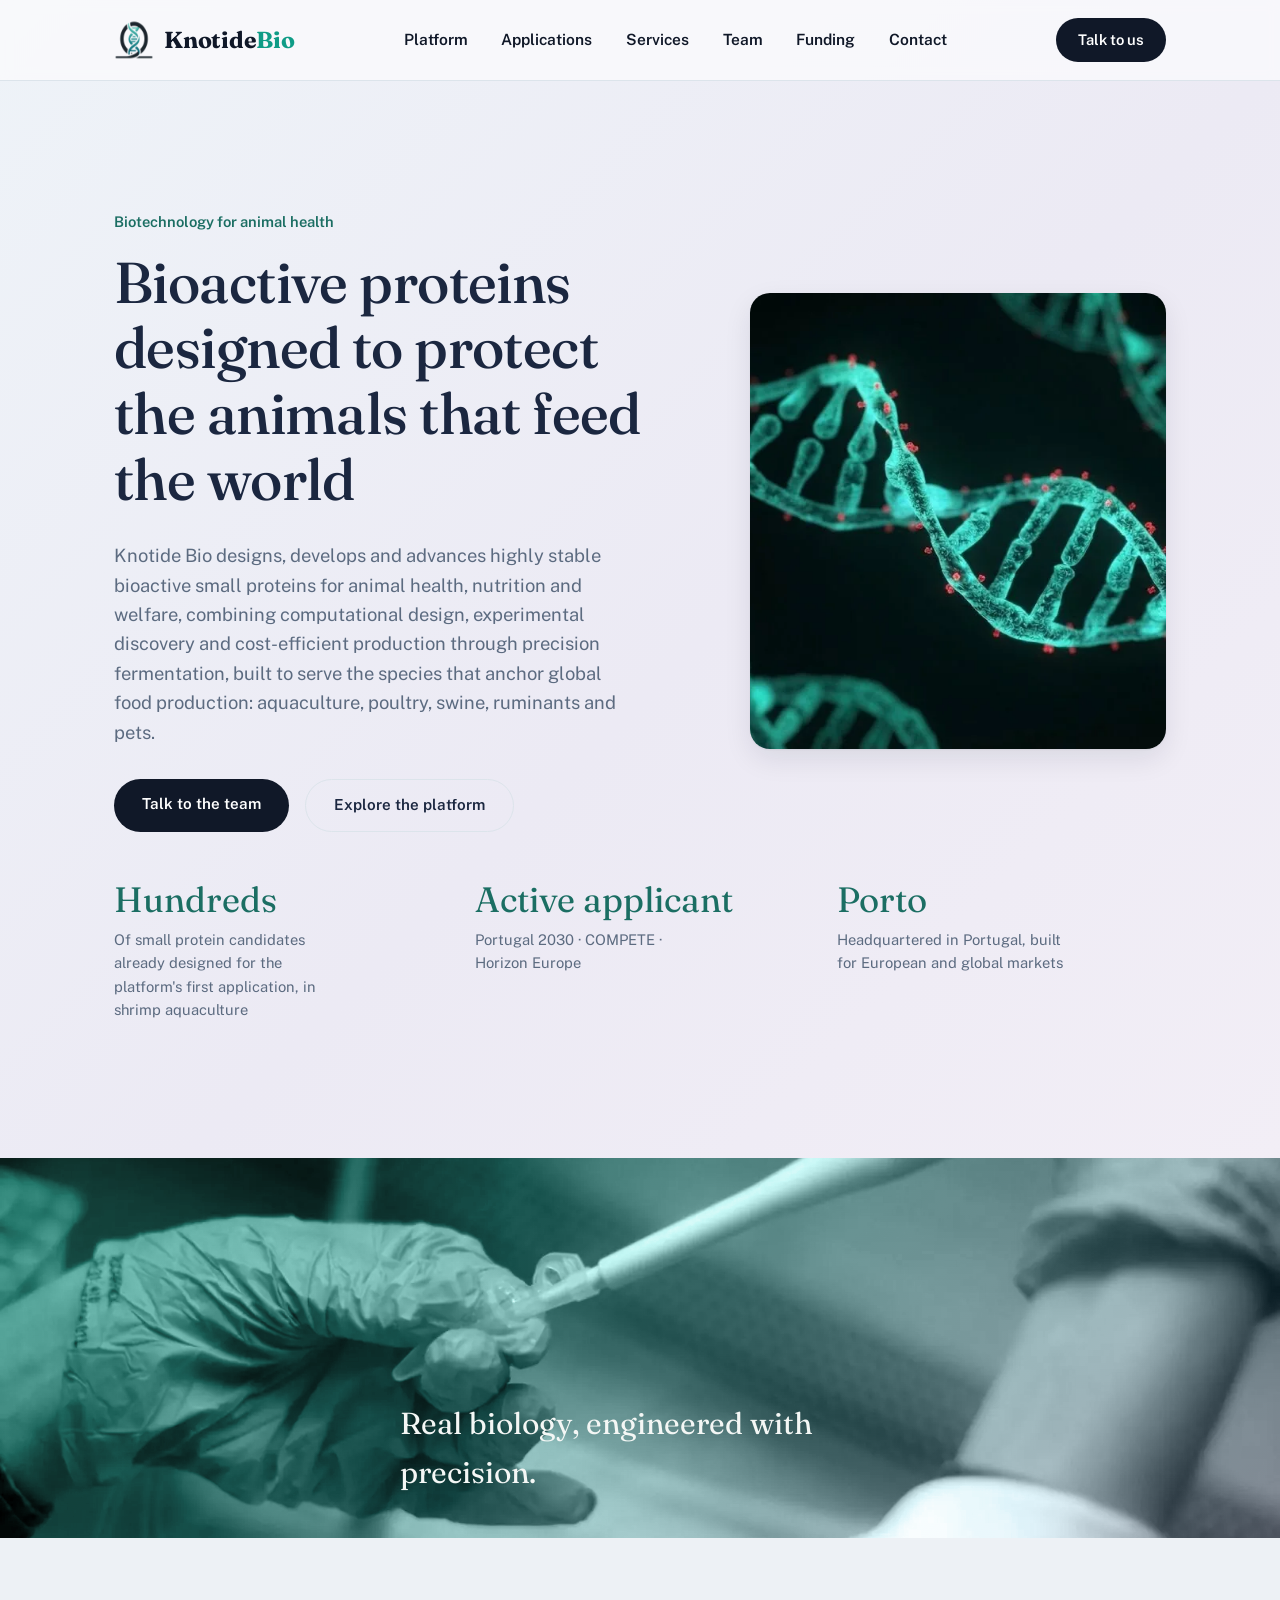
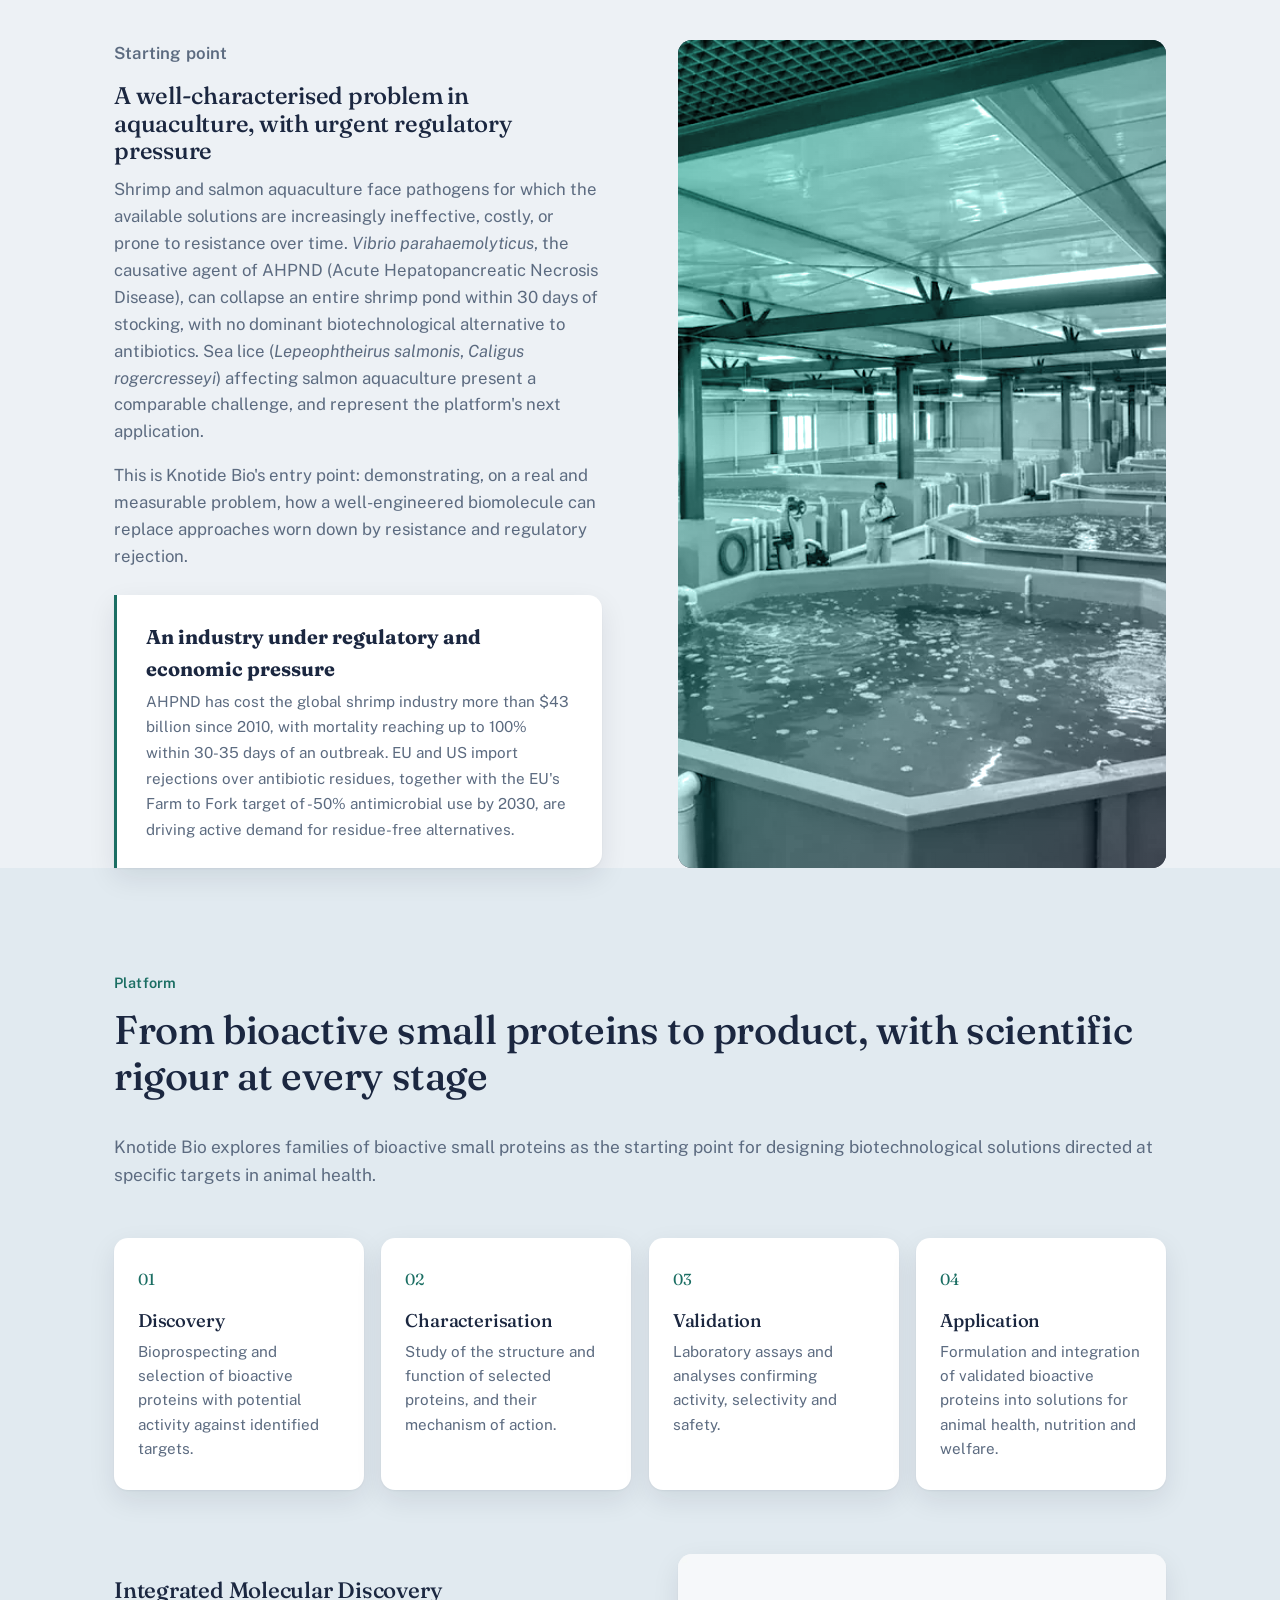
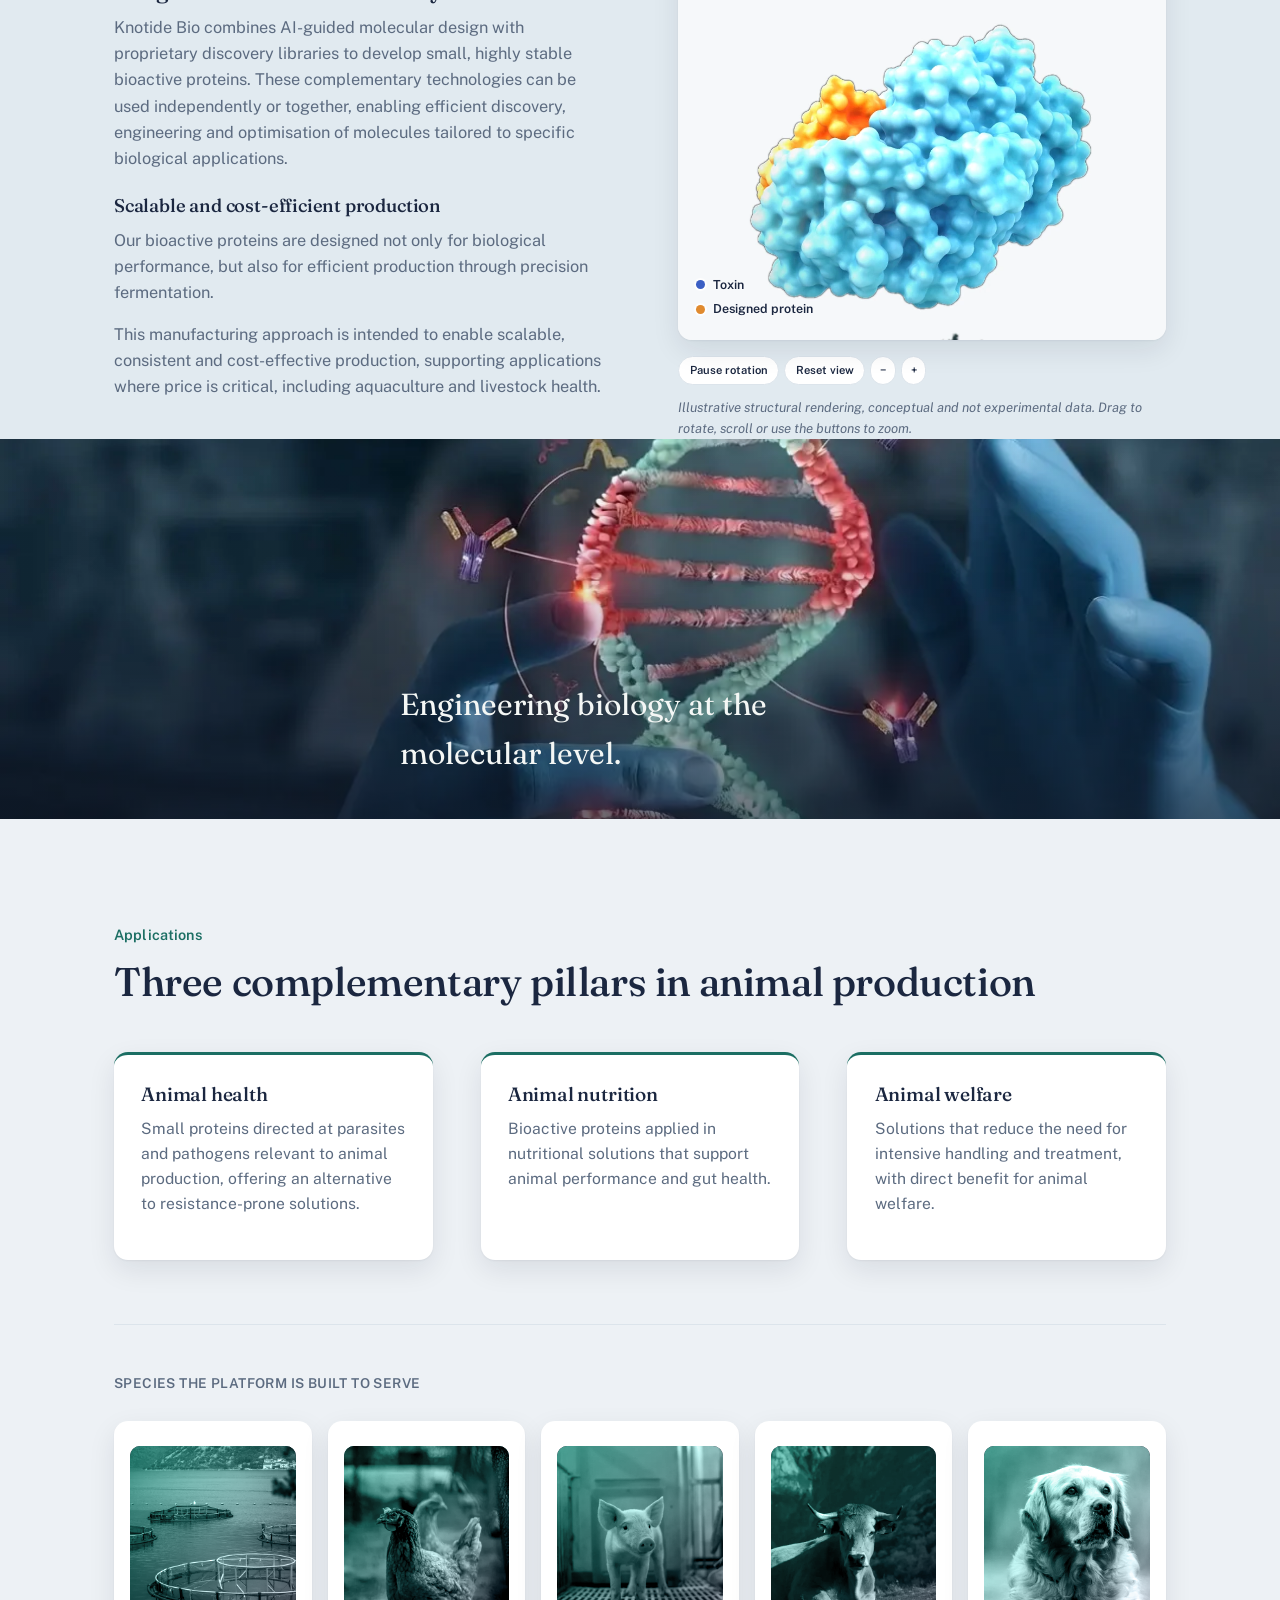
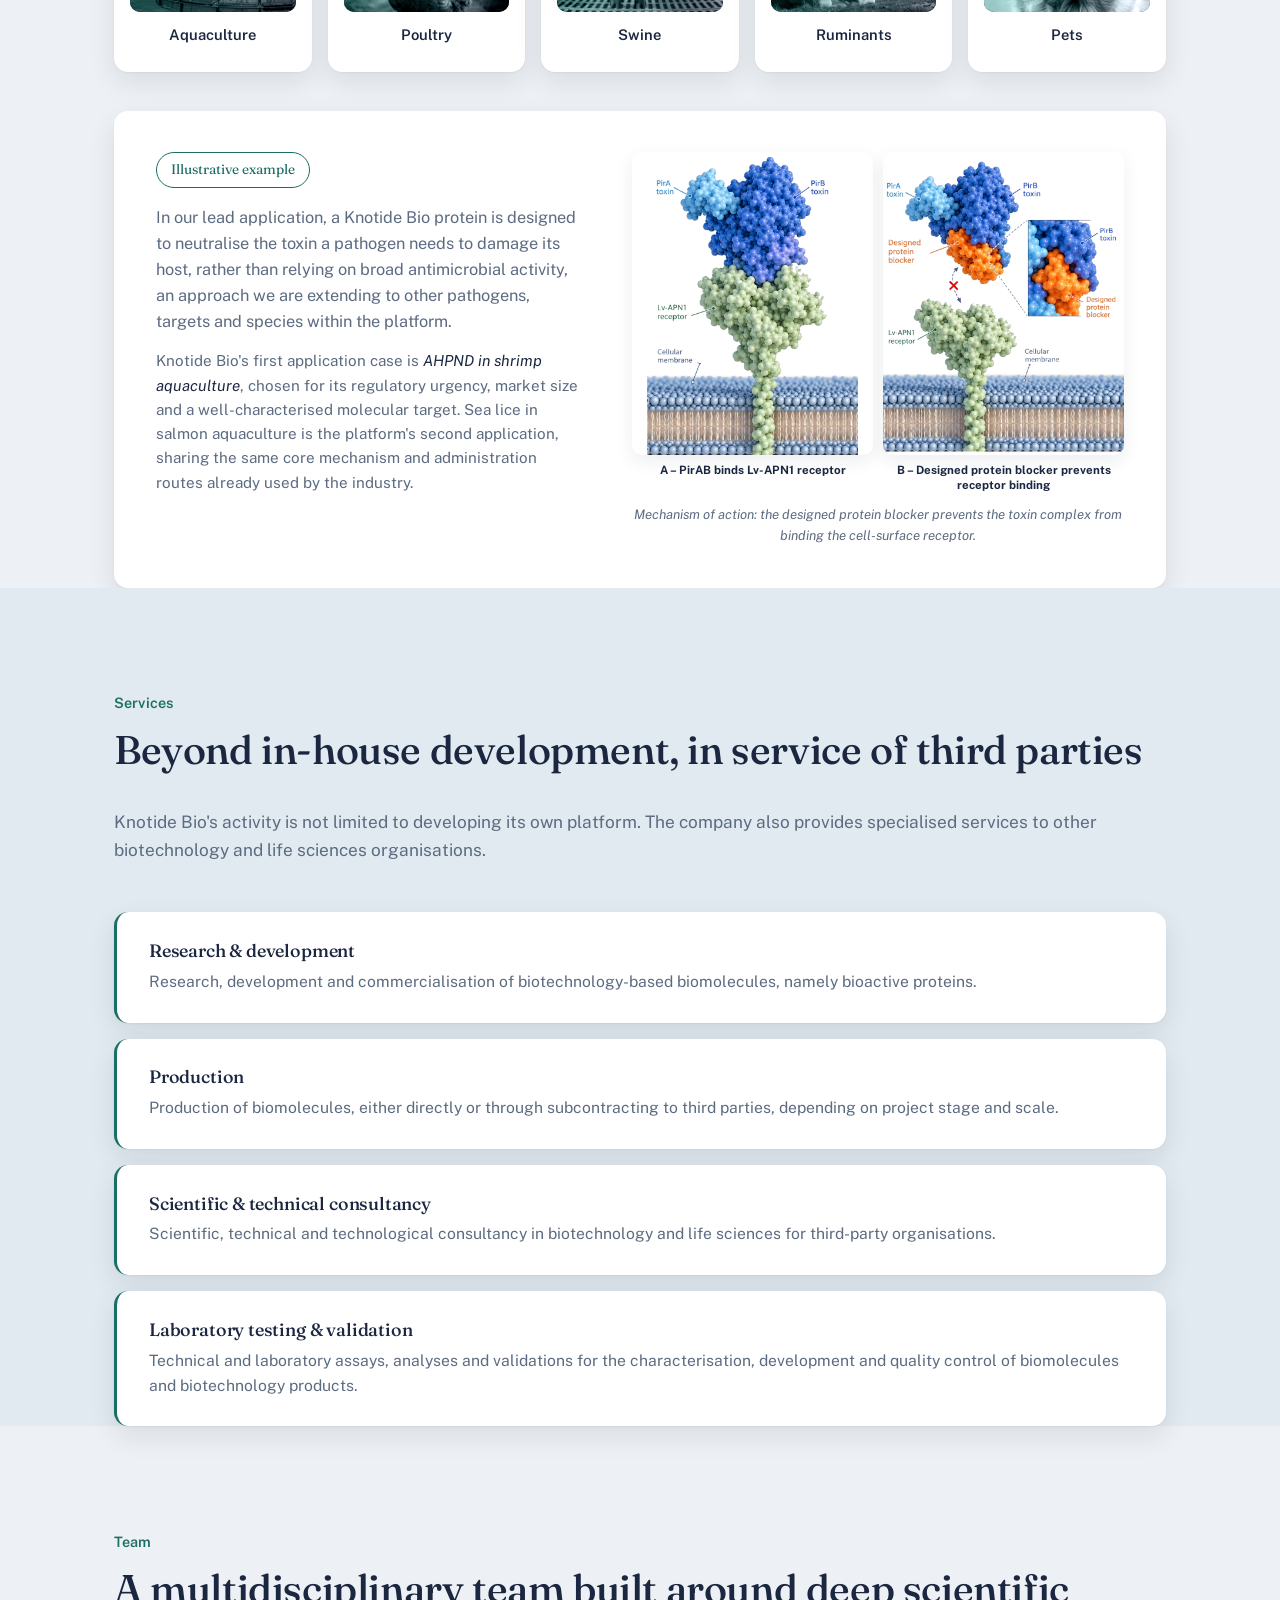
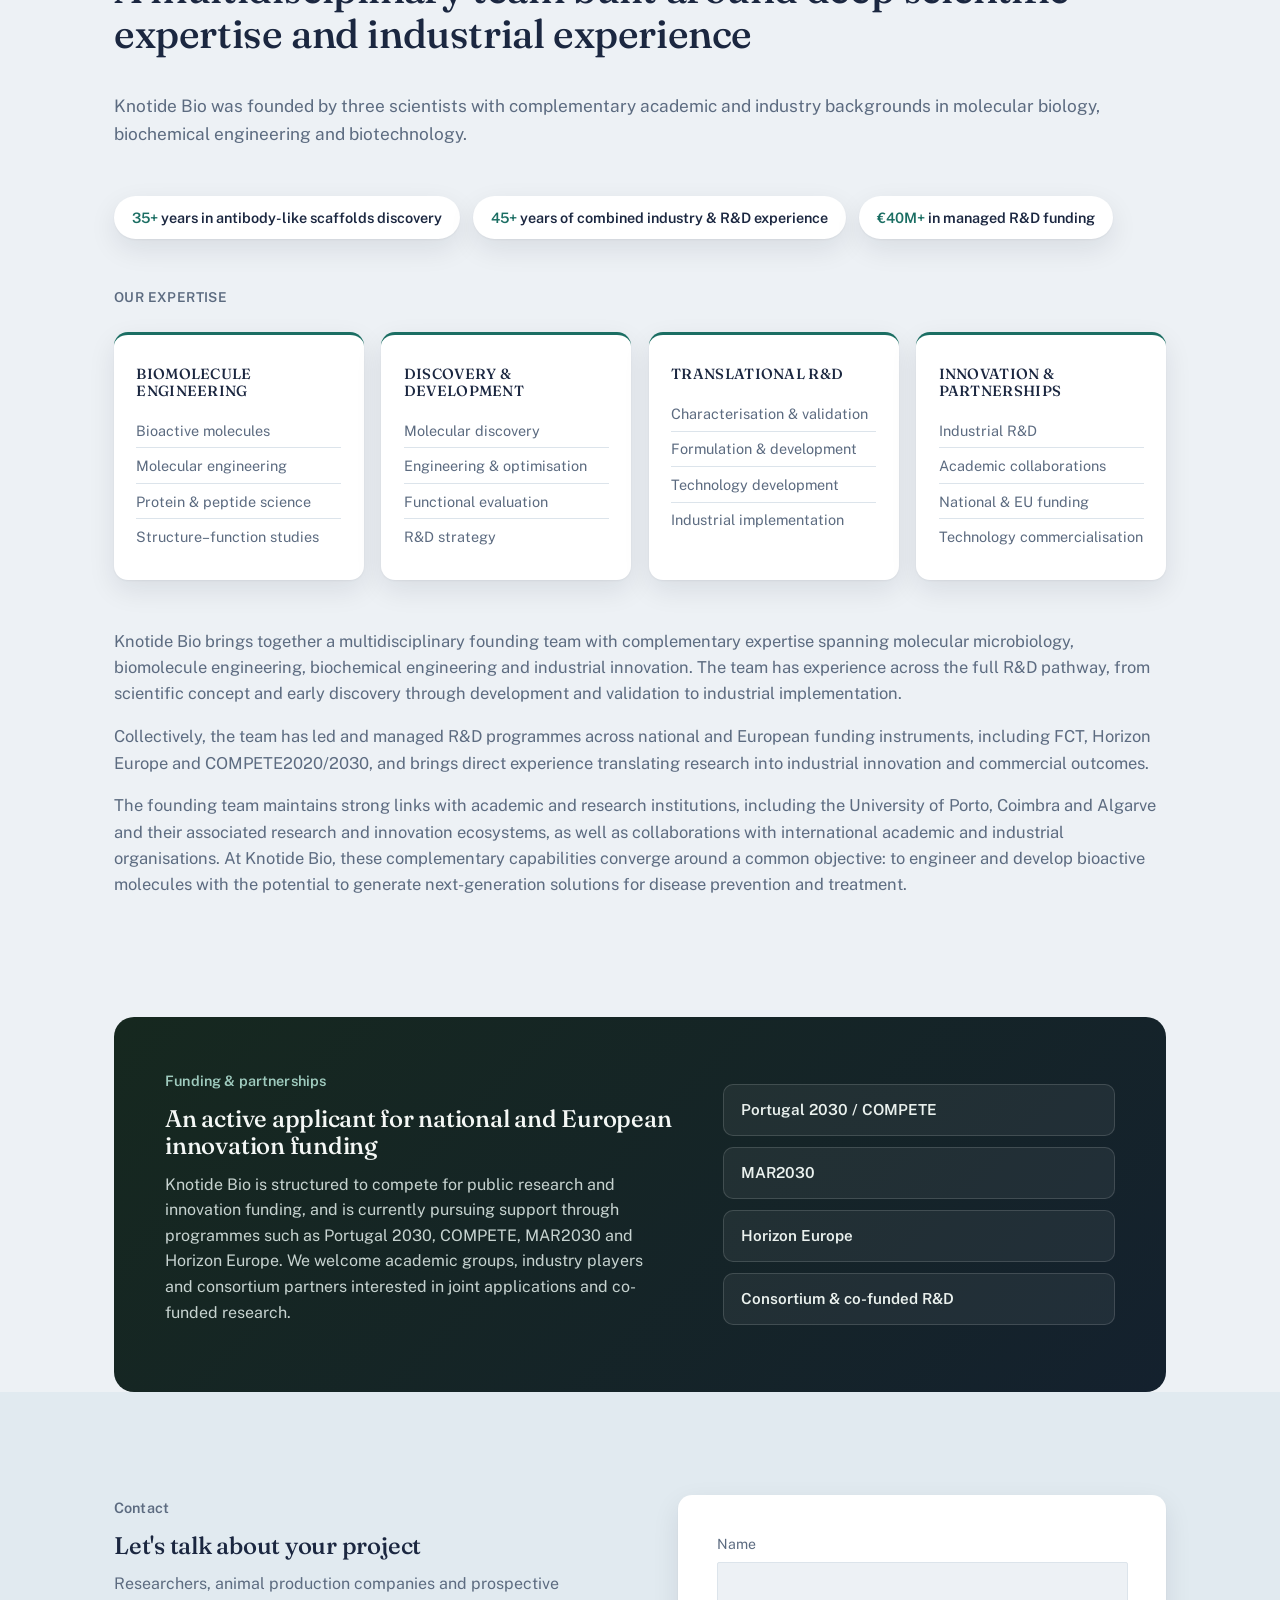
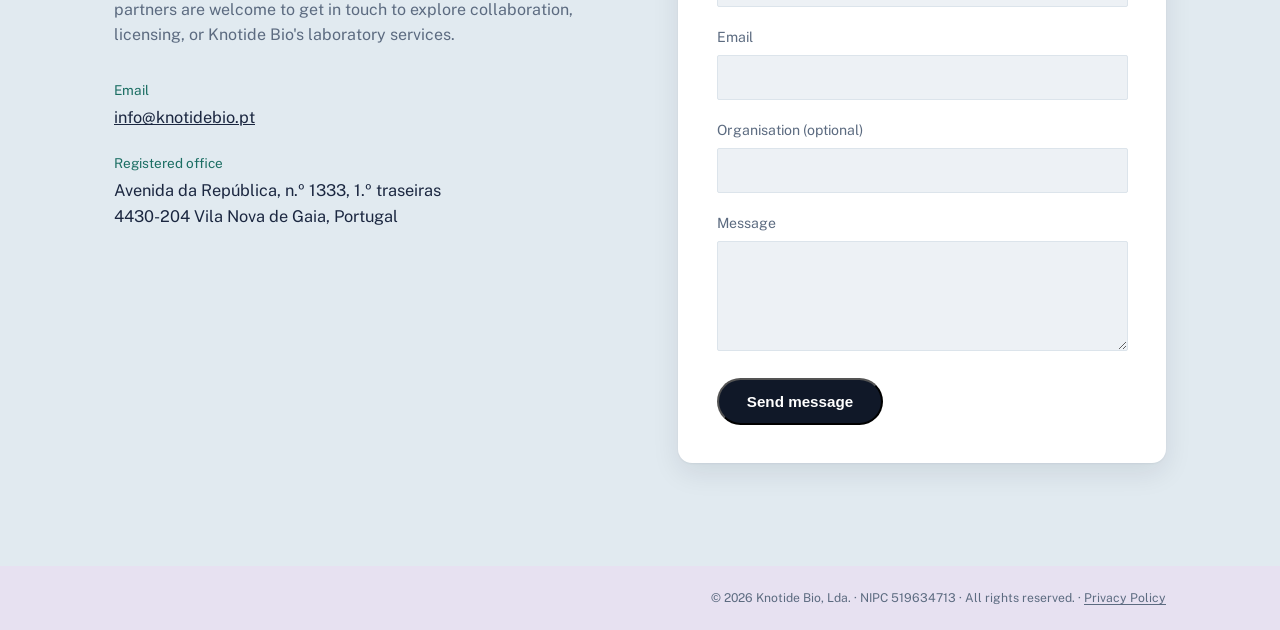
<file: index.html>
<!DOCTYPE html>
<html lang="en">
<head>
<meta charset="UTF-8">
<meta name="viewport" content="width=device-width, initial-scale=1.0">
<title>Knotide Bio | Bioactive small proteins for animal health, nutrition and welfare</title>
<meta name="description" content="Knotide Bio designs and develops biotechnology-based bioactive small proteins for animal health, nutrition and welfare, across aquaculture, poultry, swine, ruminants and pets.">
<meta property="og:title" content="Knotide Bio | Bioactive small proteins for animal health">
<meta property="og:description" content="Bioactive small proteins engineered for animal health, nutrition and welfare, across aquaculture, poultry, swine, ruminants and pets.">
<meta property="og:type" content="website">
<meta property="og:image" content="https://www.knotidebio.pt/images/og-image.jpg">
<meta property="og:image:width" content="1200">
<meta property="og:image:height" content="630">
<meta property="og:url" content="https://www.knotidebio.pt/">
<meta name="twitter:card" content="summary_large_image">
<meta name="twitter:title" content="Knotide Bio | Bioactive small proteins for animal health">
<meta name="twitter:description" content="Bioactive small proteins engineered for animal health, nutrition and welfare, across aquaculture, poultry, swine, ruminants and pets.">
<meta name="twitter:image" content="https://www.knotidebio.pt/images/og-image.jpg">
<link rel="preconnect" href="https://fonts.googleapis.com">
<link rel="preconnect" href="https://fonts.gstatic.com" crossorigin>
<link href="https://fonts.googleapis.com/css2?family=Fraunces:opsz,wght@9..144,400;9..144,500;9..144,600&family=Public+Sans:wght@400;500;600;700&display=swap" rel="stylesheet">
<link rel="stylesheet" href="styles.css">
<link rel="icon" type="image/png" href="images/favicon.png">
<script defer src="https://static.cloudflareinsights.com/beacon.min.js" data-cf-beacon='{"token": "755b970d1c4c4298afe8ad20d472bd40"}'></script>
<meta name="google-site-verification" content="BYgy9ZrANAp_Kh2d020pt5xaGlkCJ3UhWBXc5ziewjw" />
</head>
<body>
<div class="side-deco side-deco-left" aria-hidden="true"></div>
<div class="side-deco side-deco-right" aria-hidden="true"></div>

<header>
  <nav class="nav">
    <a href="#" class="logo">
      <img class="logo-icon" src="images/logo-mark.webp" alt="" aria-hidden="true">
      <span class="logo-word">Knotide<span class="logo-accent">Bio</span></span>
    </a>
    <ul class="nav-links" id="navLinks">
      <li><a href="#platform">Platform</a></li>
      <li><a href="#applications">Applications</a></li>
      <li><a href="#services">Services</a></li>
      <li><a href="#team">Team</a></li>
      <li><a href="#funding">Funding</a></li>
      <li><a href="#contact">Contact</a></li>
    </ul>
    <a href="#contact" class="nav-cta">Talk to us</a>
    <button class="nav-toggle" id="navToggle" aria-expanded="false" aria-controls="navLinks">Menu</button>
  </nav>
</header>

<main>

  <!-- HERO -->
  <section class="hero">
    <div class="container">
      <div class="hero-copy">
        <p class="hero-eyebrow">Biotechnology for animal health</p>
        <h1>Bioactive proteins designed to protect the animals that feed the world</h1>
        <p class="hero-sub">Knotide Bio designs, develops and advances highly stable bioactive small proteins for animal health, nutrition and welfare, combining computational design, experimental discovery and cost-efficient production through precision fermentation, built to serve the species that anchor global food production: aquaculture, poultry, swine, ruminants and pets.</p>
        <div class="hero-ctas">
          <a href="#contact" class="btn btn-primary">Talk to the team</a>
          <a href="#platform" class="btn btn-ghost">Explore the platform</a>
        </div>
      </div>
      <div class="hero-art" aria-hidden="true">
        <img src="images/hero-art.webp" alt="">
      </div>
    </div>

    <div class="stats">
      <div class="container">
        <div>
          <div class="stat-num">Hundreds</div>
          <div class="stat-label">Of small protein candidates already designed for the platform's first application, in shrimp aquaculture</div>
        </div>
        <div>
          <div class="stat-num">Active applicant</div>
          <div class="stat-label">Portugal 2030 &middot; COMPETE &middot; Horizon Europe</div>
        </div>
        <div>
          <div class="stat-num">Porto</div>
          <div class="stat-label">Headquartered in Portugal, built for European and global markets</div>
        </div>
      </div>
    </div>
  </section>

  <!-- PHOTO BAND -->
  <section class="photo-band">
    <div class="photo-duotone">
      <img src="images/researcher-handling-a-sample-in-the-laboratory.webp" alt="Researcher handling a sample in the laboratory" loading="lazy">
    </div>
    <div class="photo-band-caption">
      <div class="container">
        <p>Real biology, engineered with precision.</p>
      </div>
    </div>
  </section>

  <!-- CHALLENGE -->
  <section class="desafio">
    <div class="container desafio-grid">
      <div>
        <p class="section-label">Starting point</p>
        <h2>A well-characterised problem in aquaculture, with urgent regulatory pressure</h2>
        <p>Shrimp and salmon aquaculture face pathogens for which the available solutions are increasingly ineffective, costly, or prone to resistance over time. <em>Vibrio parahaemolyticus</em>, the causative agent of AHPND (Acute Hepatopancreatic Necrosis Disease), can collapse an entire shrimp pond within 30 days of stocking, with no dominant biotechnological alternative to antibiotics. Sea lice (<em>Lepeophtheirus salmonis</em>, <em>Caligus rogercresseyi</em>) affecting salmon aquaculture present a comparable challenge, and represent the platform's next application.</p>
        <p>This is Knotide Bio's entry point: demonstrating, on a real and measurable problem, how a well-engineered biomolecule can replace approaches worn down by resistance and regulatory rejection.</p>
        <div class="callout">
          <strong>An industry under regulatory and economic pressure</strong>
          <span>AHPND has cost the global shrimp industry more than $43 billion since 2010, with mortality reaching up to 100% within 30-35 days of an outbreak. EU and US import rejections over antibiotic residues, together with the EU's Farm to Fork target of -50% antimicrobial use by 2030, are driving active demand for residue-free alternatives.</span>
        </div>
      </div>
      <div class="desafio-photo photo-duotone">
        <img src="images/indoor-shrimp-aquaculture-facility.webp" alt="Indoor shrimp aquaculture facility" loading="lazy">
      </div>
    </div>
  </section>

  <!-- PLATFORM -->
  <section id="platform" class="on-ink">
    <div class="container">
      <div class="section-head">
        <p class="section-label">Platform</p>
        <h2>From bioactive small proteins to product, with scientific rigour at every stage</h2>
        <p class="section-head-desc">Knotide Bio explores families of bioactive small proteins as the starting point for designing biotechnological solutions directed at specific targets in animal health.</p>
      </div>
    </div>
    <div class="container">
      <ol class="pipeline">
        <li>
          <div class="num">01</div>
          <h3>Discovery</h3>
          <p>Bioprospecting and selection of bioactive proteins with potential activity against identified targets.</p>
        </li>
        <li>
          <div class="num">02</div>
          <h3>Characterisation</h3>
          <p>Study of the structure and function of selected proteins, and their mechanism of action.</p>
        </li>
        <li>
          <div class="num">03</div>
          <h3>Validation</h3>
          <p>Laboratory assays and analyses confirming activity, selectivity and safety.</p>
        </li>
        <li>
          <div class="num">04</div>
          <h3>Application</h3>
          <p>Formulation and integration of validated bioactive proteins into solutions for animal health, nutrition and welfare.</p>
        </li>
      </ol>

      <div class="design-split">
        <div class="design-copy">
          <h3>Integrated Molecular Discovery</h3>
          <p>Knotide Bio combines AI-guided molecular design with proprietary discovery libraries to develop small, highly stable bioactive proteins. These complementary technologies can be used independently or together, enabling efficient discovery, engineering and optimisation of molecules tailored to specific biological applications.</p>
          <h4>Scalable and cost-efficient production</h4>
          <p>Our bioactive proteins are designed not only for biological performance, but also for efficient production through precision fermentation.</p>
          <p>This manufacturing approach is intended to enable scalable, consistent and cost-effective production, supporting applications where price is critical, including aquaculture and livestock health.</p>
        </div>
        <div class="design-visual">
          <div class="molecule-frame">
            <canvas id="molecule-canvas" aria-label="Interactive rotating 3D model of a designed protein bound to a specific site on a toxin complex" role="img"></canvas>
            <div class="molecule-legend">
              <span><i class="dot dot-toxin"></i>Toxin</span>
              <span><i class="dot dot-peptide"></i>Designed protein</span>
            </div>
          </div>
          <div class="molecule-controls">
            <button type="button" id="molRotateToggle" class="mol-btn" aria-pressed="true">Pause rotation</button>
            <button type="button" id="molReset" class="mol-btn">Reset view</button>
            <button type="button" id="molZoomOut" class="mol-btn mol-btn-icon" aria-label="Zoom out">&minus;</button>
            <button type="button" id="molZoomIn" class="mol-btn mol-btn-icon" aria-label="Zoom in">+</button>
          </div>
          <p class="molecule-caption">Illustrative structural rendering, conceptual and not experimental data. Drag to rotate, scroll or use the buttons to zoom.</p>
        </div>
      </div>
    </div>
  </section>

  <!-- PHOTO BAND: DNA -->
  <section class="photo-band photo-band-light">
    <img src="images/molecular-research-antibody-and-dna-engineering.webp" alt="Molecular research: antibody and DNA engineering" loading="lazy">
    <div class="band-scrim"></div>
    <div class="photo-band-caption">
      <div class="container">
        <p>Engineering biology at the molecular level.</p>
      </div>
    </div>
  </section>

  <!-- APPLICATIONS -->
  <section id="applications">
    <div class="container">
      <div class="section-head">
        <p class="section-label">Applications</p>
        <h2>Three complementary pillars in animal production</h2>
      </div>
      <div class="pilares">
        <div class="pilar">
          <h3>Animal health</h3>
          <p>Small proteins directed at parasites and pathogens relevant to animal production, offering an alternative to resistance-prone solutions.</p>
        </div>
        <div class="pilar">
          <h3>Animal nutrition</h3>
          <p>Bioactive proteins applied in nutritional solutions that support animal performance and gut health.</p>
        </div>
        <div class="pilar">
          <h3>Animal welfare</h3>
          <p>Solutions that reduce the need for intensive handling and treatment, with direct benefit for animal welfare.</p>
        </div>
      </div>

      <div class="species-band">
        <p class="species-label">Species the platform is built to serve</p>
        <div class="species-grid">
          <div class="species-item">
            <div class="species-photo photo-duotone"><img src="images/aquaculture-sea-cages.webp" alt="Aquaculture sea cages" loading="lazy"></div>
            <span>Aquaculture</span>
          </div>
          <div class="species-item">
            <div class="species-photo photo-duotone"><img src="images/poultry-on-a-farm.webp" alt="Poultry on a farm" loading="lazy"></div>
            <span>Poultry</span>
          </div>
          <div class="species-item">
            <div class="species-photo photo-duotone"><img src="images/piglet-on-a-farm.webp" alt="Piglet on a farm" loading="lazy"></div>
            <span>Swine</span>
          </div>
          <div class="species-item">
            <div class="species-photo photo-duotone"><img src="images/cattle-on-pasture.webp" alt="Cattle on pasture" loading="lazy"></div>
            <span>Ruminants</span>
          </div>
          <div class="species-item">
            <div class="species-photo photo-duotone"><img src="images/dog-a-companion-animal.webp" alt="Dog, a companion animal" loading="lazy"></div>
            <span>Pets</span>
          </div>
        </div>
      </div>

      <div class="example-panel">
        <div class="example-copy">
          <span class="foco-tag">Illustrative example</span>
          <p>In our lead application, a Knotide Bio protein is designed to neutralise the toxin a pathogen needs to damage its host, rather than relying on broad antimicrobial activity, an approach we are extending to other pathogens, targets and species within the platform.</p>
          <p class="example-note">Knotide Bio's first application case is <em>AHPND in shrimp aquaculture</em>, chosen for its regulatory urgency, market size and a well-characterised molecular target. Sea lice in salmon aquaculture is the platform's second application, sharing the same core mechanism and administration routes already used by the industry.</p>
        </div>
        <div class="example-figures">
          <div class="example-figures-row">
            <figure class="example-figure-col">
              <img src="images/mechanism-panel-a.webp" alt="Diagram A: the PirA/PirB toxin complex binding the Lv-APN1 receptor at the cell membrane.">
              <figcaption class="example-figure-letter">A &ndash; PirAB binds Lv-APN1 receptor</figcaption>
            </figure>
            <figure class="example-figure-col">
              <img src="images/mechanism-panel-b.webp" alt="Diagram B: the designed protein blocker occupying the PirB binding site, preventing the toxin complex from reaching the Lv-APN1 receptor, with a close-up inset of the blocking interaction.">
              <figcaption class="example-figure-letter">B &ndash; Designed protein blocker prevents receptor binding</figcaption>
            </figure>
          </div>
          <p class="example-figcaption">Mechanism of action: the designed protein blocker prevents the toxin complex from binding the cell-surface receptor.</p>
        </div>
      </div>
    </div>
  </section>

  <!-- SERVICES -->
  <section id="services" class="on-ink">
    <div class="container">
      <div class="section-head">
        <p class="section-label">Services</p>
        <h2>Beyond in-house development, in service of third parties</h2>
        <p class="section-head-desc">Knotide Bio's activity is not limited to developing its own platform. The company also provides specialised services to other biotechnology and life sciences organisations.</p>
      </div>
      <ul class="servicos-lista">
        <li>
          <h3>Research &amp; development</h3>
          <p>Research, development and commercialisation of biotechnology-based biomolecules, namely bioactive proteins.</p>
        </li>
        <li>
          <h3>Production</h3>
          <p>Production of biomolecules, either directly or through subcontracting to third parties, depending on project stage and scale.</p>
        </li>
        <li>
          <h3>Scientific &amp; technical consultancy</h3>
          <p>Scientific, technical and technological consultancy in biotechnology and life sciences for third-party organisations.</p>
        </li>
        <li>
          <h3>Laboratory testing &amp; validation</h3>
          <p>Technical and laboratory assays, analyses and validations for the characterisation, development and quality control of biomolecules and biotechnology products.</p>
        </li>
      </ul>
    </div>
  </section>

  <!-- TEAM -->
  <section id="team">
    <div class="container">
      <div class="section-head">
        <p class="section-label">Team</p>
        <h2>A multidisciplinary team built around deep scientific expertise and industrial experience</h2>
        <p class="section-head-desc">Knotide Bio was founded by three scientists with complementary academic and industry backgrounds in molecular biology, biochemical engineering and biotechnology.</p>
      </div>

      <div class="team-stats">
        <div class="team-stat"><span>35+</span> years in antibody-like scaffolds discovery</div>
        <div class="team-stat"><span>45+</span> years of combined industry &amp; R&amp;D experience</div>
        <div class="team-stat"><span>€40M+</span> in managed R&amp;D funding</div>
      </div>

      <div class="expertise-block">
        <p class="expertise-label">Our expertise</p>
        <div class="expertise-grid">
          <div class="expertise-item">
            <h3>Biomolecule engineering</h3>
            <ul>
              <li>Bioactive molecules</li>
              <li>Molecular engineering</li>
              <li>Protein &amp; peptide science</li>
              <li>Structure&ndash;function studies</li>
            </ul>
          </div>
          <div class="expertise-item">
            <h3>Discovery &amp; development</h3>
            <ul>
              <li>Molecular discovery</li>
              <li>Engineering &amp; optimisation</li>
              <li>Functional evaluation</li>
              <li>R&amp;D strategy</li>
            </ul>
          </div>
          <div class="expertise-item">
            <h3>Translational R&amp;D</h3>
            <ul>
              <li>Characterisation &amp; validation</li>
              <li>Formulation &amp; development</li>
              <li>Technology development</li>
              <li>Industrial implementation</li>
            </ul>
          </div>
          <div class="expertise-item">
            <h3>Innovation &amp; partnerships</h3>
            <ul>
              <li>Industrial R&amp;D</li>
              <li>Academic collaborations</li>
              <li>National &amp; EU funding</li>
              <li>Technology commercialisation</li>
            </ul>
          </div>
        </div>
      </div>

      <div class="team-copy">
        <p>Knotide Bio brings together a multidisciplinary founding team with complementary expertise spanning molecular microbiology, biomolecule engineering, biochemical engineering and industrial innovation. The team has experience across the full R&amp;D pathway, from scientific concept and early discovery through development and validation to industrial implementation.</p>
        <p>Collectively, the team has led and managed R&amp;D programmes across national and European funding instruments, including FCT, Horizon Europe and COMPETE2020/2030, and brings direct experience translating research into industrial innovation and commercial outcomes.</p>
        <p>The founding team maintains strong links with academic and research institutions, including the University of Porto, Coimbra and Algarve and their associated research and innovation ecosystems, as well as collaborations with international academic and industrial organisations. At Knotide Bio, these complementary capabilities converge around a common objective: to engineer and develop bioactive molecules with the potential to generate next-generation solutions for disease prevention and treatment.</p>
      </div>
    </div>
  </section>

  <!-- FUNDING & PARTNERSHIPS -->
  <section id="funding">
    <div class="container">
      <div class="funding-panel">
        <div class="funding-copy">
          <p class="section-label">Funding &amp; partnerships</p>
          <h2>An active applicant for national and European innovation funding</h2>
          <p>Knotide Bio is structured to compete for public research and innovation funding, and is currently pursuing support through programmes such as Portugal 2030, COMPETE, MAR2030 and Horizon Europe. We welcome academic groups, industry players and consortium partners interested in joint applications and co-funded research.</p>
        </div>
        <ul class="funding-list">
          <li>Portugal 2030 / COMPETE</li>
          <li>MAR2030</li>
          <li>Horizon Europe</li>
          <li>Consortium &amp; co-funded R&amp;D</li>
        </ul>
      </div>
    </div>
  </section>

  <!-- CONTACT -->
  <section id="contact" class="on-ink">
    <div class="container">
      <div class="contacto-info">
        <p class="section-label">Contact</p>
        <h2>Let's talk about your project</h2>
        <p>Researchers, animal production companies and prospective partners are welcome to get in touch to explore collaboration, licensing, or Knotide Bio's laboratory services.</p>
        <dl class="contacto-detail">
          <dt>Email</dt>
          <dd><a href="mailto:info@knotidebio.pt">info@knotidebio.pt</a></dd>
          <dt>Registered office</dt>
          <dd>Avenida da República, n.º 1333, 1.º traseiras<br>4430-204 Vila Nova de Gaia, Portugal</dd>
        </dl>
      </div>
      <div>
        <form id="contactForm" class="contact-form" action="https://formspree.io/f/mwlpokjq" method="POST">
          <div class="form-field">
            <label for="nome">Name</label>
            <input type="text" id="nome" name="name" required>
          </div>
          <div class="form-field">
            <label for="email">Email</label>
            <input type="email" id="email" name="email" required>
          </div>
          <div class="form-field">
            <label for="organizacao">Organisation (optional)</label>
            <input type="text" id="organizacao" name="organisation">
          </div>
          <div class="form-field">
            <label for="mensagem">Message</label>
            <textarea id="mensagem" name="message" required></textarea>
          </div>
          <button type="submit" class="btn btn-primary">Send message</button>
        </form>
      </div>
    </div>
  </section>

</main>

<footer>
  <div class="container">
    <span class="footer-copy">© <span id="year"></span> Knotide Bio, Lda. · NIPC 519634713 · All rights reserved. · <a href="privacy.html" class="footer-link">Privacy Policy</a></span>
  </div>
</footer>

<script src="molecule-viewer.js"></script>
<script src="script.js"></script>
</body>
</html>
</file>
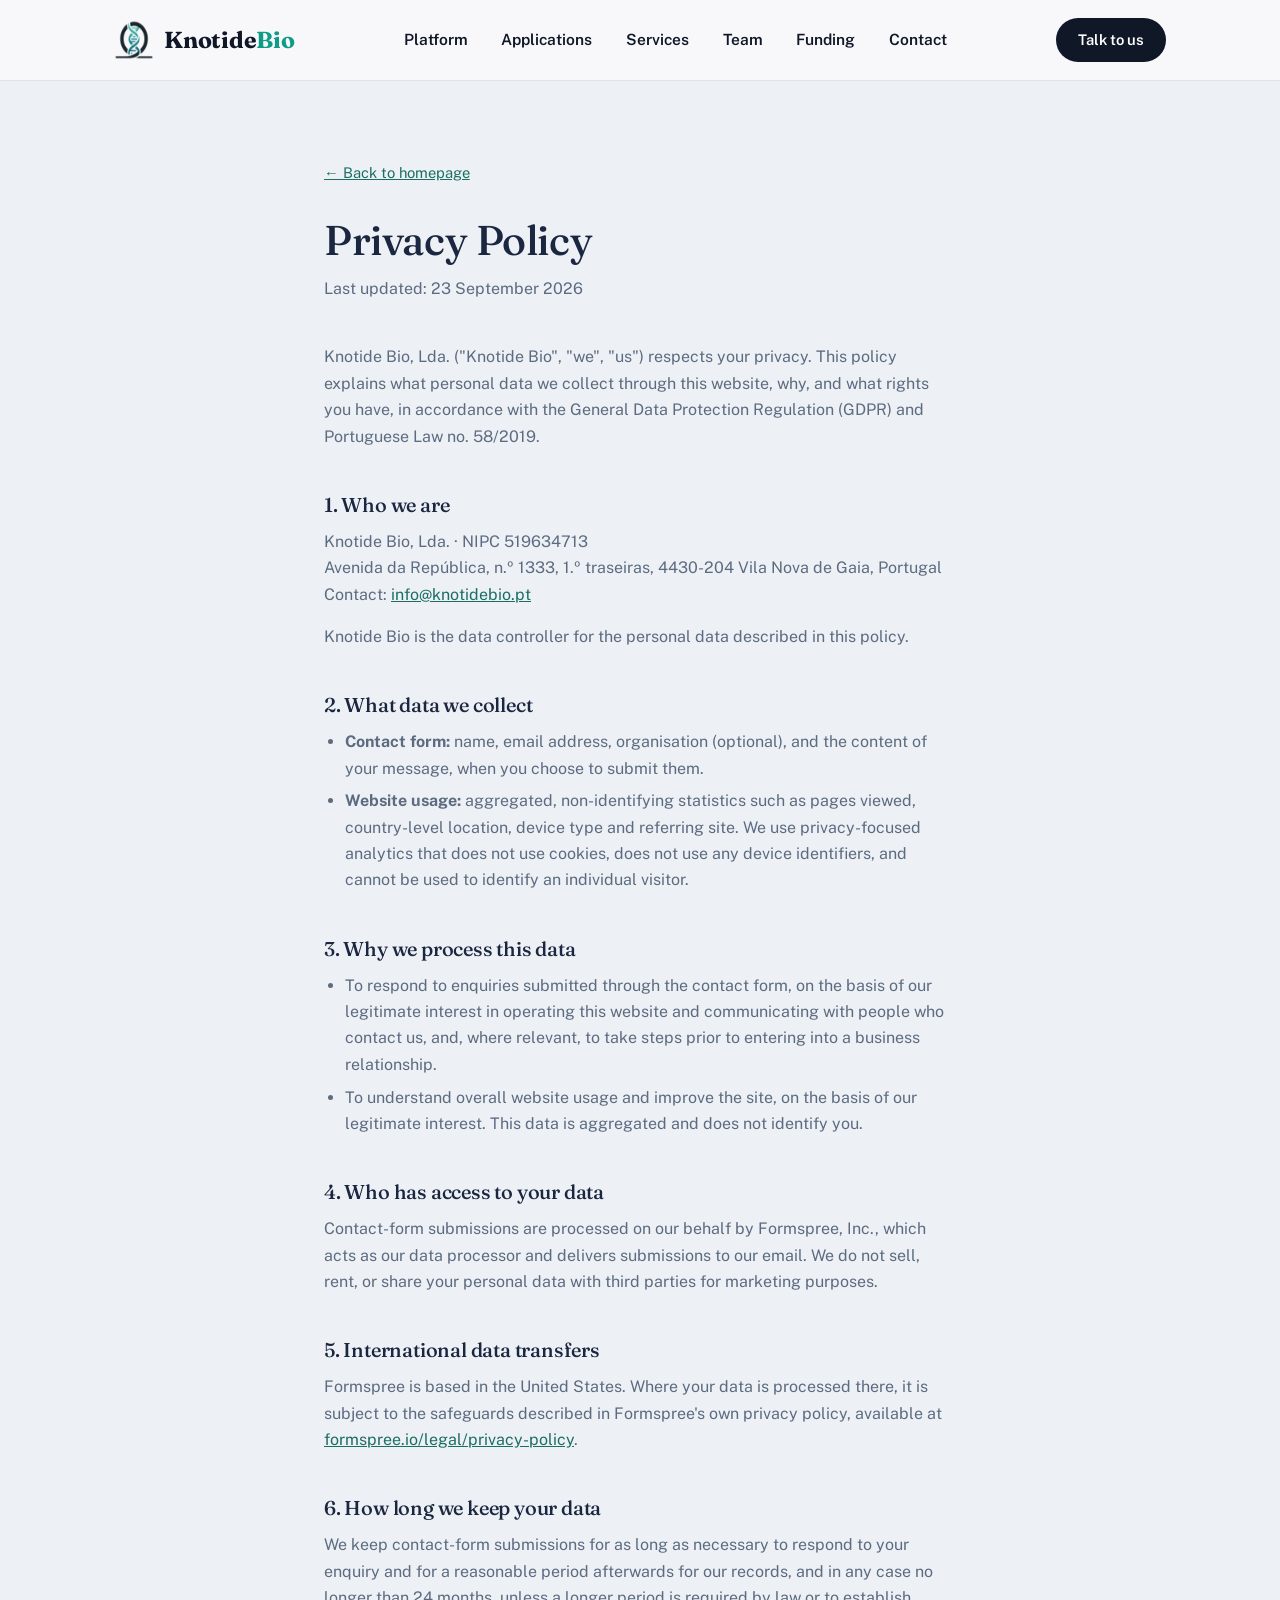
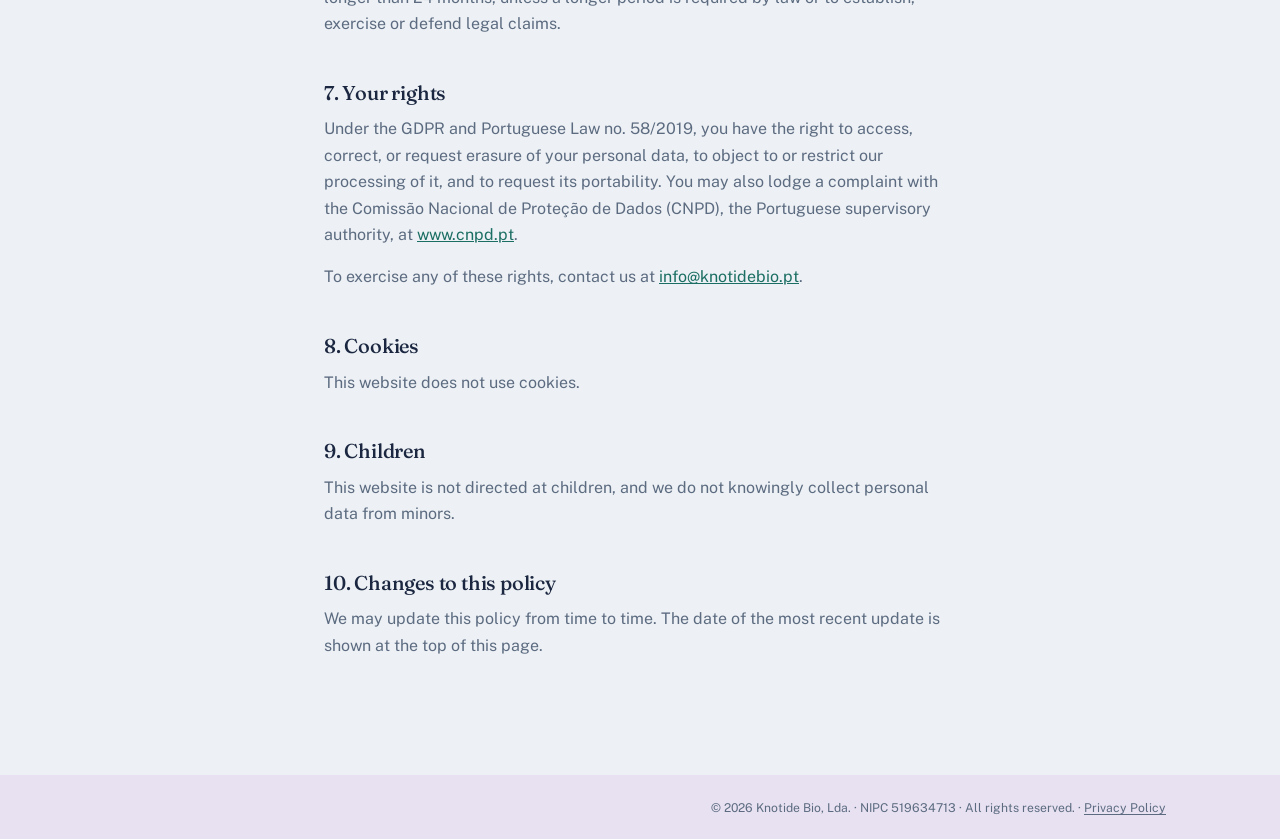
<file: privacy.html>
<!DOCTYPE html>
<html lang="en">
<head>
<meta charset="UTF-8">
<meta name="viewport" content="width=device-width, initial-scale=1.0">
<title>Privacy Policy | Knotide Bio</title>
<meta name="description" content="How Knotide Bio, Lda. collects, uses and protects personal data submitted through this website, in accordance with the GDPR and Portuguese Law no. 58/2019.">
<meta name="robots" content="noindex, follow">
<link rel="icon" type="image/png" href="images/favicon.png">
<link rel="preconnect" href="https://fonts.googleapis.com">
<link rel="preconnect" href="https://fonts.gstatic.com" crossorigin>
<link href="https://fonts.googleapis.com/css2?family=Fraunces:opsz,wght@9..144,400;9..144,500;9..144,600&family=Public+Sans:wght@400;500;600;700&display=swap" rel="stylesheet">
<link rel="stylesheet" href="styles.css">
<style>
  .legal-wrap { max-width: 760px; margin: 0 auto; padding: clamp(120px, 14vw, 160px) var(--gutter) 100px; }
  .legal-wrap h1 { font-size: clamp(2rem, 4vw, 2.6rem); margin: 0 0 0.3em; }
  .legal-updated { color: var(--slate); font-size: 0.92rem; margin-bottom: 2.6rem; }
  .legal-wrap h2 { font-size: 1.25rem; margin: 2.2em 0 0.6em; }
  .legal-wrap p, .legal-wrap li { color: var(--slate); font-size: 1rem; line-height: 1.65; max-width: none; }
  .legal-wrap ul { padding-left: 1.3em; margin: 0.6em 0; }
  .legal-wrap li { margin-bottom: 0.4em; }
  .legal-wrap a { color: var(--accent); }
  .legal-back { display: inline-block; margin-bottom: 2rem; font-size: 0.92rem; }
</style>
<script defer src="https://static.cloudflareinsights.com/beacon.min.js" data-cf-beacon='{"token": "755b970d1c4c4298afe8ad20d472bd40"}'></script>
</head>
<body>
<div class="side-deco side-deco-left" aria-hidden="true"></div>
<div class="side-deco side-deco-right" aria-hidden="true"></div>


<header>
  <nav class="nav">
    <a href="index.html" class="logo">
      <img class="logo-icon" src="images/logo-mark.webp" alt="" aria-hidden="true">
      <span class="logo-word">Knotide<span class="logo-accent">Bio</span></span>
    </a>
    <ul class="nav-links" id="navLinks">
      <li><a href="index.html#platform">Platform</a></li>
      <li><a href="index.html#applications">Applications</a></li>
      <li><a href="index.html#services">Services</a></li>
      <li><a href="index.html#team">Team</a></li>
      <li><a href="index.html#funding">Funding</a></li>
      <li><a href="index.html#contact">Contact</a></li>
    </ul>
    <a href="index.html#contact" class="nav-cta">Talk to us</a>
    <button class="nav-toggle" id="navToggle" aria-expanded="false" aria-controls="navLinks">Menu</button>
  </nav>
</header>

<main>
  <div class="legal-wrap">
    <a href="index.html" class="legal-back">&larr; Back to homepage</a>
    <h1>Privacy Policy</h1>
    <p class="legal-updated">Last updated: 23 September 2026</p>

    <p>Knotide Bio, Lda. ("Knotide Bio", "we", "us") respects your privacy. This policy explains what personal data we collect through this website, why, and what rights you have, in accordance with the General Data Protection Regulation (GDPR) and Portuguese Law no. 58/2019.</p>

    <h2>1. Who we are</h2>
    <p>Knotide Bio, Lda. &middot; NIPC 519634713<br>
    Avenida da Rep&uacute;blica, n.&ordm; 1333, 1.&ordm; traseiras, 4430-204 Vila Nova de Gaia, Portugal<br>
    Contact: <a href="mailto:info@knotidebio.pt">info@knotidebio.pt</a></p>
    <p>Knotide Bio is the data controller for the personal data described in this policy.</p>

    <h2>2. What data we collect</h2>
    <ul>
      <li><strong>Contact form:</strong> name, email address, organisation (optional), and the content of your message, when you choose to submit them.</li>
      <li><strong>Website usage:</strong> aggregated, non-identifying statistics such as pages viewed, country-level location, device type and referring site. We use privacy-focused analytics that does not use cookies, does not use any device identifiers, and cannot be used to identify an individual visitor.</li>
    </ul>

    <h2>3. Why we process this data</h2>
    <ul>
      <li>To respond to enquiries submitted through the contact form, on the basis of our legitimate interest in operating this website and communicating with people who contact us, and, where relevant, to take steps prior to entering into a business relationship.</li>
      <li>To understand overall website usage and improve the site, on the basis of our legitimate interest. This data is aggregated and does not identify you.</li>
    </ul>

    <h2>4. Who has access to your data</h2>
    <p>Contact-form submissions are processed on our behalf by Formspree, Inc., which acts as our data processor and delivers submissions to our email. We do not sell, rent, or share your personal data with third parties for marketing purposes.</p>

    <h2>5. International data transfers</h2>
    <p>Formspree is based in the United States. Where your data is processed there, it is subject to the safeguards described in Formspree's own privacy policy, available at <a href="https://formspree.io/legal/privacy-policy/" target="_blank" rel="noopener">formspree.io/legal/privacy-policy</a>.</p>

    <h2>6. How long we keep your data</h2>
    <p>We keep contact-form submissions for as long as necessary to respond to your enquiry and for a reasonable period afterwards for our records, and in any case no longer than 24 months, unless a longer period is required by law or to establish, exercise or defend legal claims.</p>

    <h2>7. Your rights</h2>
    <p>Under the GDPR and Portuguese Law no. 58/2019, you have the right to access, correct, or request erasure of your personal data, to object to or restrict our processing of it, and to request its portability. You may also lodge a complaint with the Comiss&atilde;o Nacional de Prote&ccedil;&atilde;o de Dados (CNPD), the Portuguese supervisory authority, at <a href="https://www.cnpd.pt" target="_blank" rel="noopener">www.cnpd.pt</a>.</p>
    <p>To exercise any of these rights, contact us at <a href="mailto:info@knotidebio.pt">info@knotidebio.pt</a>.</p>

    <h2>8. Cookies</h2>
    <p>This website does not use cookies.</p>

    <h2>9. Children</h2>
    <p>This website is not directed at children, and we do not knowingly collect personal data from minors.</p>

    <h2>10. Changes to this policy</h2>
    <p>We may update this policy from time to time. The date of the most recent update is shown at the top of this page.</p>
  </div>
</main>

<footer>
  <div class="container">
    <span class="footer-copy">&copy; <span id="year"></span> Knotide Bio, Lda. &middot; NIPC 519634713 &middot; All rights reserved. &middot; <a href="privacy.html" class="footer-link">Privacy Policy</a></span>
  </div>
</footer>

<script src="script.js"></script>
</body>
</html>
</file>
<file: styles.css>
/* ============================================================
   Knotide Bio — stylesheet
   Palette: soft pastel blue/lavender, navy text and buttons,
   deep teal used only as a small accent. Typography: Fraunces
   (display) + Public Sans (text/UI).
   ============================================================ */

:root {
  --ink:        #1B2740;   /* deep navy — headings, primary text */
  --ink-deep:   #101828;   /* near-black navy — buttons */
  --ink-soft:   #2A3A57;
  --paper:      #EDF1F5;   /* base — light cool grey, more contrast against white cards */
  --paper-dim:  #E1EAF0;   /* pale blue tint */
  --paper-mint: #E7E1F1;   /* pale lavender tint */
  --card:       #FFFFFF;
  --accent:     #1B6E63;   /* teal — small accents/labels only */
  --accent-bright: #0F9C86; /* vivid teal — logo, nav highlights */
  --accent-dark:#134F47;
  --mint:       #9FCBBE;
  --slate:      #5C6B80;
  --slate-on-ink: #5C6B80;
  --line:       #DCE4EB;
  --line-on-ink: #DCE4EB;
  --shadow: 0 1px 2px rgba(16,24,40,0.05), 0 10px 28px rgba(16,24,40,0.09);

  --font-display: "Fraunces", Georgia, serif;
  --font-body: "Public Sans", -apple-system, BlinkMacSystemFont, "Segoe UI", sans-serif;

  --max-w: 1180px;
  --gutter: clamp(24px, 5vw, 64px);
}

* { box-sizing: border-box; }
html { scroll-behavior: smooth; }

@media (prefers-reduced-motion: reduce) {
  html { scroll-behavior: auto; }
  * { animation-duration: 0.001ms !important; animation-iteration-count: 1 !important; transition-duration: 0.001ms !important; }
}

body {
  margin: 0;
  font-family: var(--font-body);
  background: var(--paper);
  color: var(--ink);
  font-size: 16px;
  line-height: 1.6;
  -webkit-font-smoothing: antialiased;
}

h1, h2, h3, h4 {
  font-family: var(--font-display);
  font-weight: 500;
  line-height: 1.14;
  margin: 0 0 0.5em;
  letter-spacing: -0.01em;
  color: var(--ink);
}

p { margin: 0 0 1em; max-width: 62ch; text-align: left; }
a { color: inherit; }

.container {
  max-width: var(--max-w);
  margin: 0 auto;
  padding: 0 var(--gutter);
}

section { padding-top: clamp(64px, 8vw, 104px); padding-bottom: 0; }
section:last-of-type { padding-bottom: clamp(64px, 8vw, 104px); }

.section-label {
  display: inline-block;
  font-size: 0.9rem;
  color: var(--accent);
  font-weight: 600;
  margin-bottom: 0.9em;
  letter-spacing: 0.01em;
}

.section-head {
  margin-bottom: 3rem;
}
.section-head h2 { font-size: clamp(1.7rem, 3.2vw, 2.5rem); margin: 0 0 0.9em; }
.section-head-desc { color: var(--slate); font-size: 1.08rem; margin: 0; max-width: none; }

.on-ink {
  background: var(--paper-dim);
}
.on-ink-soft { background: var(--paper-mint); }

/* ---------- Header ---------- */
header {
  position: fixed;
  top: 0; left: 0; right: 0;
  z-index: 100;
  background: rgba(249, 250, 252, 0.85);
  backdrop-filter: blur(6px);
  border-bottom: 1px solid var(--line);
}
.nav {
  display: flex;
  align-items: center;
  justify-content: space-between;
  padding: 18px var(--gutter);
  max-width: var(--max-w);
  margin: 0 auto;
}
.logo {
  display: flex;
  align-items: center;
  gap: 10px;
  font-family: var(--font-display);
  font-size: 1.45rem;
  font-weight: 700;
  color: var(--ink-deep);
  text-decoration: none;
  letter-spacing: -0.01em;
  perspective: 300px;
}
.logo-icon {
  width: 40px; height: 40px; flex-shrink: 0; object-fit: contain;
  transform: rotateY(0deg) scale(1);
  animation: logoEntrance 1.3s cubic-bezier(0.22, 1, 0.36, 1);
  transition: transform 0.7s ease;
}
.logo:hover .logo-icon { transform: rotateY(360deg); }
@keyframes logoEntrance {
  0%   { opacity: 0; transform: rotateY(-110deg) scale(0.8); }
  55%  { opacity: 1; }
  100% { opacity: 1; transform: rotateY(0deg) scale(1); }
}
@media (prefers-reduced-motion: reduce) {
  .logo-icon { animation: none; transition: none; }
}
.logo-accent { color: var(--accent-bright); }

.nav-links {
  display: flex;
  gap: 2.1rem;
  list-style: none;
  margin: 0; padding: 0;
}
.nav-links a {
  color: var(--ink-deep);
  font-weight: 600;
  text-decoration: none;
  font-size: 0.97rem;
  transition: color 0.15s ease;
}
.nav-links a:hover { color: var(--accent-bright); }

.nav-cta {
  background: var(--ink-deep);
  color: #fff;
  padding: 10px 22px;
  border-radius: 100px;
  text-decoration: none;
  font-size: 0.92rem;
  font-weight: 600;
  transition: background 0.15s ease;
}
.nav-cta:hover { background: var(--ink-soft); }

.nav-toggle { display: none; }

/* ---------- Hero ---------- */
.hero {
  background: linear-gradient(135deg, #EEF3F8 0%, #ECEAF4 55%, #F2EEF6 100%);
  padding-top: clamp(150px, 20vw, 210px);
  padding-bottom: clamp(64px, 10vw, 96px);
  position: relative;
  overflow: hidden;
}
.hero .container {
  display: grid;
  grid-template-columns: 1.15fr 0.85fr;
  gap: clamp(32px, 6vw, 72px);
  align-items: center;
}
.hero-eyebrow {
  font-size: 0.92rem;
  color: var(--accent);
  font-weight: 600;
  margin-bottom: 1.1em;
}
.hero h1 {
  font-size: clamp(2.3rem, 4.6vw, 3.6rem);
  color: var(--ink);
  max-width: 16ch;
}
.hero-sub {
  color: var(--slate);
  font-size: 1.15rem;
  max-width: 46ch;
  margin-bottom: 2rem;
}
.hero-ctas { display: flex; gap: 1rem; flex-wrap: wrap; }

.btn {
  display: inline-block;
  padding: 13px 28px;
  border-radius: 100px;
  text-decoration: none;
  font-size: 0.95rem;
  font-weight: 600;
  transition: transform 0.15s ease, background 0.15s ease, border-color 0.15s ease;
}
.btn-primary { background: var(--ink-deep); color: #fff; }
.btn-primary:hover { background: var(--ink-soft); }
.btn-ghost {
  background: transparent;
  color: var(--ink);
  border: 1px solid var(--line);
}
.btn-ghost:hover { border-color: var(--ink); }

.hero-art { position: relative; }
.hero-art img {
  width: 100%;
  aspect-ratio: 701 / 768;
  object-fit: cover;
  display: block;
  border-radius: 20px;
  box-shadow: var(--shadow);
}


/* ---------- Stats band ---------- */
.stats {
  padding: 40px 0;
}
.stats .container {
  display: grid;
  grid-template-columns: repeat(3, 1fr);
  gap: 2rem;
  align-items: start;
}
.stat-num {
  font-family: var(--font-display);
  font-size: clamp(1.6rem, 3vw, 2.2rem);
  color: var(--accent);
}
.stat-label { color: var(--slate); font-size: 0.92rem; max-width: 26ch; }

/* ---------- Challenge ---------- */
.desafio .container {
  display: grid;
  grid-template-columns: 1fr 1fr;
  gap: clamp(32px, 6vw, 80px);
  align-items: stretch;
}
.desafio p { color: var(--slate); font-size: 1.05rem; }
.desafio-photo {
  border-radius: 14px;
  min-height: 260px;
}
.callout {
  border-left: 3px solid var(--accent);
  background: var(--card);
  box-shadow: var(--shadow);
  border-radius: 0 14px 14px 0;
  padding: 1.6rem 1.8rem;
  margin-top: 1.6rem;
}
.callout strong { display: block; font-family: var(--font-display); font-size: 1.25rem; margin-bottom: 0.2em; color: var(--ink); }
.callout span { color: var(--slate); font-size: 0.95rem; }

/* ---------- Photo treatment ---------- */
.photo-duotone {
  position: relative;
  overflow: hidden;
  background: var(--ink);
}
.photo-duotone img {
  width: 100%;
  height: 100%;
  display: block;
  object-fit: cover;
  filter: grayscale(1) contrast(1.08) brightness(1.03);
}
.photo-duotone::after {
  content: "";
  position: absolute;
  inset: 0;
  background: linear-gradient(135deg, rgba(15,156,134,0.62), rgba(19,28,43,0.72));
  mix-blend-mode: color;
}

.photo-band {
  position: relative;
  height: clamp(220px, 32vw, 380px);
  padding: 0;
}
.photo-band .photo-duotone { position: absolute; inset: 0; }
.photo-band-light { overflow: hidden; }
.photo-band-light img {
  position: absolute;
  inset: 0;
  width: 100%;
  height: 100%;
  object-fit: cover;
  display: block;
}
.band-scrim {
  position: absolute;
  inset: 0;
  background: linear-gradient(to top, rgba(16,24,40,0.62) 0%, rgba(16,24,40,0.08) 60%, transparent 100%);
}
.photo-band-caption {
  position: absolute;
  inset: 0;
  display: flex;
  align-items: flex-end;
  padding-bottom: clamp(1.4rem, 4vw, 2.6rem);
}
.photo-band-caption p {
  color: #F4F7F5;
  font-family: var(--font-display);
  font-size: clamp(1.3rem, 3vw, 1.9rem);
  margin: 0;
  max-width: 24ch;
}

/* ---------- Pipeline (real sequence — numbering is justified) ---------- */
.pipeline {
  list-style: none;
  margin: 0; padding: 0;
  display: grid;
  grid-template-columns: repeat(4, 1fr);
  gap: 1.1rem;
}
.pipeline li {
  background: var(--card);
  box-shadow: var(--shadow);
  border-radius: 14px;
  padding: 1.8rem 1.5rem;
}
.pipeline .num {
  font-family: var(--font-display);
  color: var(--accent);
  font-size: 1rem;
  margin-bottom: 1.2em;
}
.pipeline h3 { font-size: 1.15rem; margin-bottom: 0.4em; }
.pipeline p { color: var(--slate); font-size: 0.95rem; margin: 0; }

/* ---------- AI-guided design (within Platform section) ---------- */
.design-split {
  margin-top: 4rem;
  display: grid;
  grid-template-columns: 1fr 1fr;
  gap: clamp(32px, 6vw, 80px);
  align-items: center;
}
.design-visual { max-width: 560px; margin: 0 auto; width: 100%; }
.design-copy h3 { font-size: 1.4rem; }
.design-copy h4 { font-size: 1.15rem; margin-top: 1.6rem; }
.design-copy p { color: var(--slate); font-size: 1.02rem; }

.molecule-frame {
  background: #F6F7F9;
  box-shadow: var(--shadow);
  border-radius: 14px;
  aspect-ratio: 900 / 712;
  overflow: hidden;
  position: relative;
  cursor: grab;
}
.molecule-frame:active { cursor: grabbing; }
#molecule-canvas { width: 100%; height: 100%; display: block; touch-action: none; }
.molecule-legend {
  position: absolute;
  left: 14px;
  bottom: 14px;
  display: flex;
  flex-direction: column;
  gap: 0.3rem;
  border-radius: 10px;
  padding: 0.4rem 0.2rem;
  font-size: 0.78rem;
  font-weight: 600;
  color: var(--ink);
  text-shadow: 0 0 5px rgba(255,255,255,0.9), 0 0 9px rgba(255,255,255,0.85);
  pointer-events: none;
}
.molecule-legend span { display: flex; align-items: center; gap: 0.5rem; }
.molecule-legend .dot { width: 9px; height: 9px; border-radius: 50%; display: inline-block; flex-shrink: 0; box-shadow: 0 0 0 2px rgba(255,255,255,0.85); }
.dot-toxin { background: #3B5FC4; }
.dot-peptide { background: #E08A2E; }
.dot-receptor { background: #9DBBA0; }
.dot-membrane { background: #6B7280; }

.block-indicator {
  position: absolute;
  left: 50%;
  top: 51%;
  transform: translate(-50%, -50%);
  display: flex;
  flex-direction: column;
  align-items: center;
  z-index: 2;
}
.block-x {
  color: #E23B3B;
  font-size: 1.7rem;
  font-weight: 800;
  line-height: 1;
  text-shadow: 0 0 8px rgba(0,0,0,0.55);
}
.block-arrow {
  width: 2px;
  height: 38px;
  margin-top: 3px;
  background: repeating-linear-gradient(to bottom, rgba(60,70,90,0.65) 0 5px, transparent 5px 10px);
  position: relative;
}
.block-arrow::after {
  content: "";
  position: absolute;
  bottom: -2px;
  left: 50%;
  transform: translateX(-50%);
  border-left: 5px solid transparent;
  border-right: 5px solid transparent;
  border-top: 7px solid rgba(60,70,90,0.65);
}

.molecule-controls {
  display: flex;
  flex-wrap: wrap;
  gap: 0.32rem;
  margin-top: 1rem;
}
.mol-btn {
  font-family: var(--font-body);
  font-size: 0.7rem;
  font-weight: 600;
  color: var(--ink);
  background: var(--card);
  border: 1px solid var(--line);
  border-radius: 100px;
  padding: 0.4rem 0.65rem;
  cursor: pointer;
  transition: border-color 0.15s ease, color 0.15s ease;
}
.mol-btn:hover { border-color: var(--accent); color: var(--accent-dark); }
.mol-btn[aria-pressed="false"] { color: var(--accent); border-color: var(--accent); }
.mol-btn-icon { padding: 0.4rem 0.55rem; line-height: 1; }

.molecule-caption {
  margin: 0.8rem 0 0;
  font-size: 0.82rem;
  color: var(--slate);
  font-style: italic;
  max-width: none;
}

/* ---------- Applications (three pillars — no numbering) ---------- */
.pilares {
  display: grid;
  grid-template-columns: repeat(3, 1fr);
  gap: clamp(24px, 4vw, 48px);
}
.pilar {
  background: var(--card);
  box-shadow: var(--shadow);
  border-radius: 14px;
  padding: 1.8rem 1.7rem;
  border-top: 3px solid var(--accent);
}
.pilar h3 { font-size: 1.2rem; }
.pilar p { color: var(--slate); font-size: 0.98rem; }

.foco-inicial {
  margin-top: 4rem;
  padding: 2.2rem clamp(1.6rem, 4vw, 2.8rem);
  background: var(--card);
  box-shadow: var(--shadow);
  border-radius: 14px;
  display: grid;
  grid-template-columns: auto 1fr;
  gap: 1.8rem;
  align-items: center;
}
.foco-tag {
  font-family: var(--font-display);
  font-size: 0.85rem;
  color: var(--accent);
  border: 1px solid var(--accent);
  padding: 6px 14px;
  border-radius: 100px;
  white-space: nowrap;
}
.foco-inicial p { margin: 0; color: var(--slate); font-size: 1rem; }
.foco-inicial em { color: var(--ink); font-style: italic; }

/* ---------- Species band ---------- */
.species-band {
  margin-top: 4rem;
  padding-top: 3rem;
  border-top: 1px solid var(--line);
}
.species-label {
  font-size: 0.85rem;
  color: var(--slate);
  font-weight: 600;
  letter-spacing: 0.03em;
  text-transform: uppercase;
  margin-bottom: 1.6rem;
}
.species-grid {
  display: grid;
  grid-template-columns: repeat(5, 1fr);
  gap: 1rem;
}
.species-item {
  background: var(--card);
  box-shadow: var(--shadow);
  border-radius: 14px;
  padding: 1.6rem 1rem;
  display: flex;
  flex-direction: column;
  align-items: center;
  gap: 0.7rem;
  text-align: center;
}
.species-item span {
  font-size: 0.92rem;
  font-weight: 600;
  color: var(--ink);
}
.species-icon {
  width: 38px;
  height: 38px;
  color: var(--accent);
  fill: none;
  stroke: currentColor;
  stroke-width: 2;
  stroke-linecap: round;
  stroke-linejoin: round;
}
.species-icon.paw { fill: currentColor; stroke: none; color: var(--accent); }
.species-photo {
  width: 100%;
  aspect-ratio: 1 / 1;
  border-radius: 10px;
}

/* ---------- Example in practice ---------- */
.example-panel {
  margin-top: 2.4rem;
  background: var(--card);
  box-shadow: var(--shadow);
  border-radius: 14px;
  padding: clamp(1.8rem, 4vw, 2.6rem);
}
.example-copy p { color: var(--slate); font-size: 1.02rem; margin-bottom: 0.9em; max-width: none; }
.example-copy p:last-child { margin-bottom: 0; }
.example-note { font-size: 0.95rem !important; color: var(--slate); }
.example-note em { color: var(--ink); font-style: italic; }
.example-copy .foco-tag { margin-bottom: 1rem; display: inline-block; }
.example-panel {
  display: grid;
  grid-template-columns: 1fr 1.15fr;
  gap: clamp(28px, 4vw, 48px);
  align-items: start;
}
.example-figures-row {
  display: grid;
  grid-template-columns: 1fr 1fr;
  gap: 10px;
}
.example-figure-col { margin: 0; }
.example-figure-col img {
  width: 100%;
  display: block;
  border-radius: 10px;
  box-shadow: 0 6px 18px rgba(27,39,64,0.08);
}
.example-figure-letter {
  text-align: center;
  font-weight: 700;
  color: var(--ink);
  margin-top: 0.5rem;
  font-size: 0.72rem;
  line-height: 1.3;
}
.example-figcaption {
  font-size: 0.82rem;
  color: var(--slate);
  font-style: italic;
  max-width: none;
  margin: 0.7rem 0 0;
  text-align: center;
}
@media (max-width: 900px) {
  .example-panel { grid-template-columns: 1fr; }
  .example-figures { max-width: 480px; margin: 0 auto; }
}
@media (max-width: 560px) {
  .example-figures-row { grid-template-columns: 1fr; }
  .molecule-controls { flex-wrap: nowrap; gap: 0.35rem; }
  .mol-btn { font-size: 0.72rem; padding: 0.4rem 0.6rem; white-space: nowrap; }
  .mol-btn-icon { padding: 0.4rem 0.55rem; }
  .molecule-caption { font-size: 0.72rem; background: none; border: none; padding: 0; }
}

/* ---------- Funding & partnerships ---------- */
.funding-panel {
  background: linear-gradient(135deg, #16281F 0%, #14212E 100%);
  border-radius: 20px;
  padding: clamp(2rem, 5vw, 3.2rem);
  display: grid;
  grid-template-columns: 1.3fr 1fr;
  gap: clamp(1.6rem, 4vw, 3rem);
  align-items: center;
}
.funding-copy .section-label { color: var(--mint); }
.funding-copy h2, .funding-copy p { color: #F4F7F5; }
.funding-copy p { color: #C7D3D0; max-width: 52ch; }
.funding-list {
  list-style: none;
  margin: 0; padding: 0;
  display: grid;
  gap: 0.7rem;
}
.funding-list li {
  background: rgba(255,255,255,0.06);
  border: 1px solid rgba(255,255,255,0.14);
  color: #EAF1EE;
  font-size: 0.95rem;
  font-weight: 600;
  padding: 0.8rem 1.1rem;
  border-radius: 10px;
}

/* ---------- Services (vertical white cards) ---------- */
.servicos-lista {
  list-style: none;
  margin: 0; padding: 0;
  display: flex;
  flex-direction: column;
  gap: 1rem;
}
.servicos-lista li {
  background: var(--card);
  box-shadow: var(--shadow);
  border-radius: 14px;
  padding: 1.8rem 2rem;
  border-left: 3px solid var(--accent);
}
.servicos-lista h3 { font-size: 1.12rem; margin: 0 0 0.4em; }
.servicos-lista p { color: var(--slate); margin: 0; font-size: 0.98rem; max-width: none; }

/* ---------- Team ---------- */
.team-stats {
  display: flex;
  flex-wrap: wrap;
  gap: 0.8rem;
  margin-bottom: 2.6rem;
}
.team-stat {
  background: var(--card);
  box-shadow: var(--shadow);
  padding: 10px 18px;
  border-radius: 100px;
  font-size: 0.9rem;
  color: var(--ink);
  font-weight: 600;
}
.team-stat span { color: var(--accent); }

.team-copy { max-width: none; }
.team-copy p { color: var(--slate); font-size: 1.03rem; max-width: none; }

.expertise-block { margin: 3rem 0; }
.expertise-label {
  font-size: 0.85rem;
  color: var(--slate);
  font-weight: 600;
  letter-spacing: 0.03em;
  text-transform: uppercase;
  margin-bottom: 1.4rem;
}
.expertise-grid {
  display: grid;
  grid-template-columns: repeat(4, 1fr);
  gap: 1.1rem;
}
.expertise-item {
  background: var(--card);
  box-shadow: var(--shadow);
  border-radius: 14px;
  padding: 1.6rem 1.4rem;
  border-top: 3px solid var(--accent);
}
.expertise-item h3 {
  font-size: 0.92rem;
  text-transform: uppercase;
  letter-spacing: 0.02em;
  color: var(--ink);
  margin-bottom: 0.9em;
  margin-top: 0.4em;
}
.expertise-item ul { list-style: none; margin: 0; padding: 0; }
.expertise-item li {
  font-size: 0.9rem;
  color: var(--slate);
  padding: 0.4em 0;
  border-top: 1px solid var(--line);
}
.expertise-item li:first-child { border-top: none; }

/* ---------- Contact ---------- */
#contact .container {
  display: grid;
  grid-template-columns: 1fr 1fr;
  gap: clamp(32px, 6vw, 80px);
}
.contacto-info p { color: var(--slate); }
.contacto-detail { margin-top: 2rem; }
.contacto-detail dt { color: var(--accent); font-size: 0.85rem; margin-bottom: 0.2em; }
.contacto-detail dd { margin: 0 0 1.4rem; color: var(--ink); font-size: 1.02rem; }

.contact-form {
  background: var(--card);
  box-shadow: var(--shadow);
  border-radius: 14px;
  padding: clamp(1.6rem, 4vw, 2.4rem);
}
.form-field { margin-bottom: 1.2rem; }
.form-field label { display: block; font-size: 0.88rem; color: var(--slate); margin-bottom: 0.45em; }
.form-field input,
.form-field textarea {
  width: 100%;
  background: var(--paper);
  border: 1px solid var(--line);
  color: var(--ink);
  padding: 12px 14px;
  font-family: var(--font-body);
  font-size: 0.98rem;
  border-radius: 2px;
}
.form-field textarea { min-height: 110px; resize: vertical; }
.form-field input:focus,
.form-field textarea:focus {
  outline: 2px solid var(--accent);
  outline-offset: 1px;
}
.form-note { font-size: 0.85rem; color: var(--slate); margin-top: 0.8rem; }

/* ---------- Footer ---------- */
footer {
  background: var(--paper-mint);
  color: var(--slate);
  padding: 1.4rem 0;
}
footer .container {
  display: flex;
  justify-content: flex-end;
}
footer .footer-copy { font-size: 0.76rem; color: var(--slate); text-align: right; }
.footer-link { color: var(--slate); text-decoration: underline; text-underline-offset: 2px; }
.footer-link:hover { color: var(--accent); }
footer a { color: inherit; text-decoration: underline; text-underline-offset: 2px; }
footer a:hover { color: var(--accent); }

/* ---------- Keyboard focus ---------- */
a:focus-visible, button:focus-visible, input:focus-visible, textarea:focus-visible {
  outline: 2px solid var(--accent);
  outline-offset: 2px;
}

/* ---------- Responsive ---------- */
@media (max-width: 900px) {
  .hero .container { grid-template-columns: 1fr; }
  .hero-art { order: -1; max-width: 320px; }
  .stats .container { grid-template-columns: 1fr; gap: 1.4rem; }
  .desafio .container,
  #contact .container,
  .design-split { grid-template-columns: 1fr; }
  .desafio-photo { min-height: 200px; }
  .pipeline { grid-template-columns: 1fr 1fr; }
  .pilares { grid-template-columns: 1fr; }
  .foco-inicial { grid-template-columns: 1fr; }
  .servicos-lista li { padding: 1.5rem 1.4rem; }
  .species-grid { grid-template-columns: repeat(3, 1fr); }
  .expertise-grid { grid-template-columns: 1fr 1fr; }
  .example-panel { grid-template-columns: 1fr; }
  .funding-panel { grid-template-columns: 1fr; }

  .nav-links { display: none; }
  .nav-cta { display: none; }
  .nav-toggle {
    display: block;
    background: none;
    border: 1px solid var(--line);
    color: var(--ink);
    padding: 8px 14px;
    border-radius: 3px;
    font-size: 0.85rem;
  }
  .nav-links.open {
    display: flex;
    flex-direction: column;
    position: absolute;
    top: 100%; left: 0; right: 0;
    background: var(--paper);
    padding: 1.4rem var(--gutter) 2rem;
    gap: 1.2rem;
    border-bottom: 1px solid var(--line);
  }
}

@media (max-width: 560px) {
  .pipeline { grid-template-columns: 1fr; }
  .species-grid { grid-template-columns: repeat(2, 1fr); }
  .expertise-grid { grid-template-columns: 1fr; }
}

/* ---------- Wide-screen side decoration ---------- */
.side-deco {
  display: none;
  position: fixed;
  top: 0;
  height: 100vh;
  width: clamp(160px, 12vw, 260px);
  pointer-events: none;
  z-index: 1;
  overflow: hidden;
}
.side-deco-left { left: 0; }
.side-deco-right { right: 0; }
.side-deco::before,
.side-deco::after {
  content: "";
  position: absolute;
  border-radius: 50%;
}
.side-deco-left::before {
  width: 340px; height: 340px;
  left: -170px; top: 12%;
  background: radial-gradient(circle, rgba(15,156,134,0.22) 0%, rgba(15,156,134,0) 70%);
}
.side-deco-left::after {
  width: 220px; height: 220px;
  left: -60px; top: 62%;
  border: 2px solid rgba(27,39,64,0.16);
  background: none;
}
.side-deco-right::before {
  width: 300px; height: 300px;
  right: -140px; top: 68%;
  background: radial-gradient(circle, rgba(27,39,64,0.14) 0%, rgba(27,39,64,0) 70%);
}
.side-deco-right::after {
  width: 180px; height: 180px;
  right: -50px; top: 18%;
  border: 2px solid rgba(15,156,134,0.22);
  background: none;
}
@media (min-width: 1500px) {
  .side-deco { display: block; }
}
</file>
